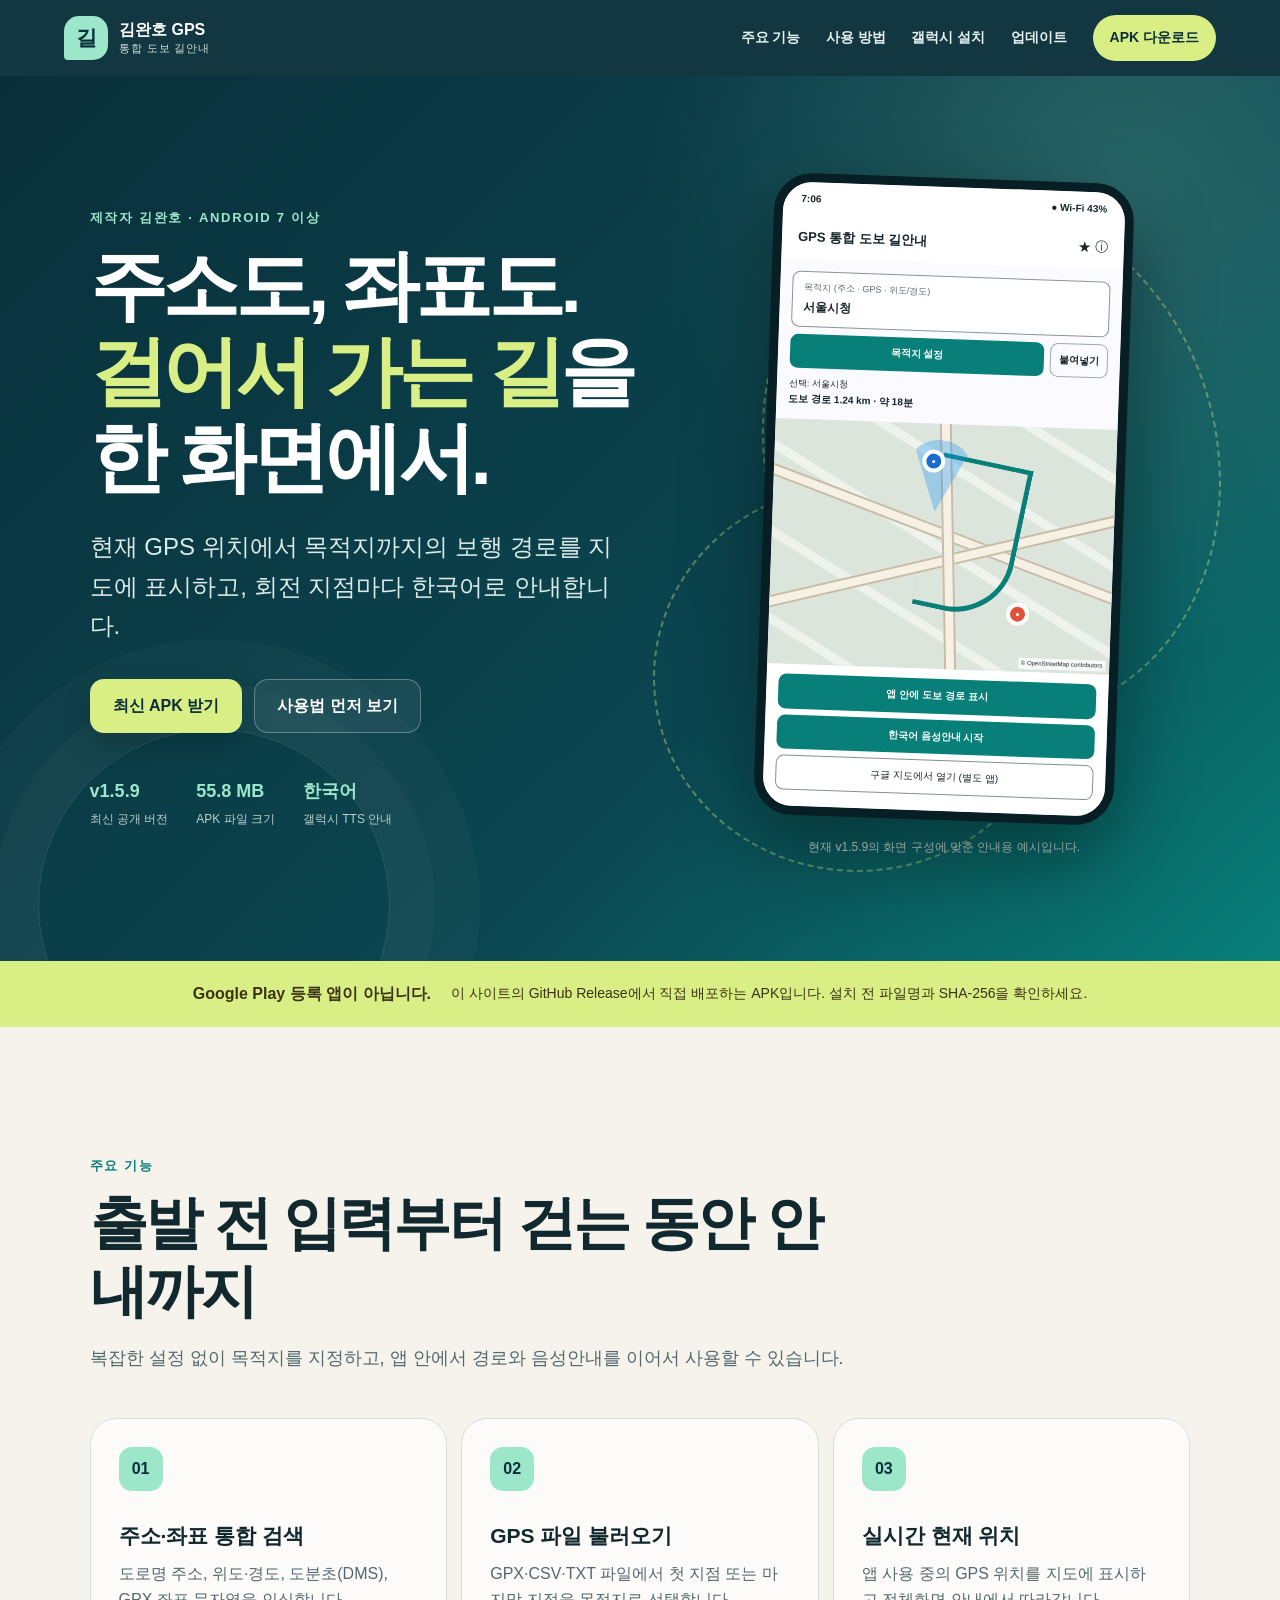
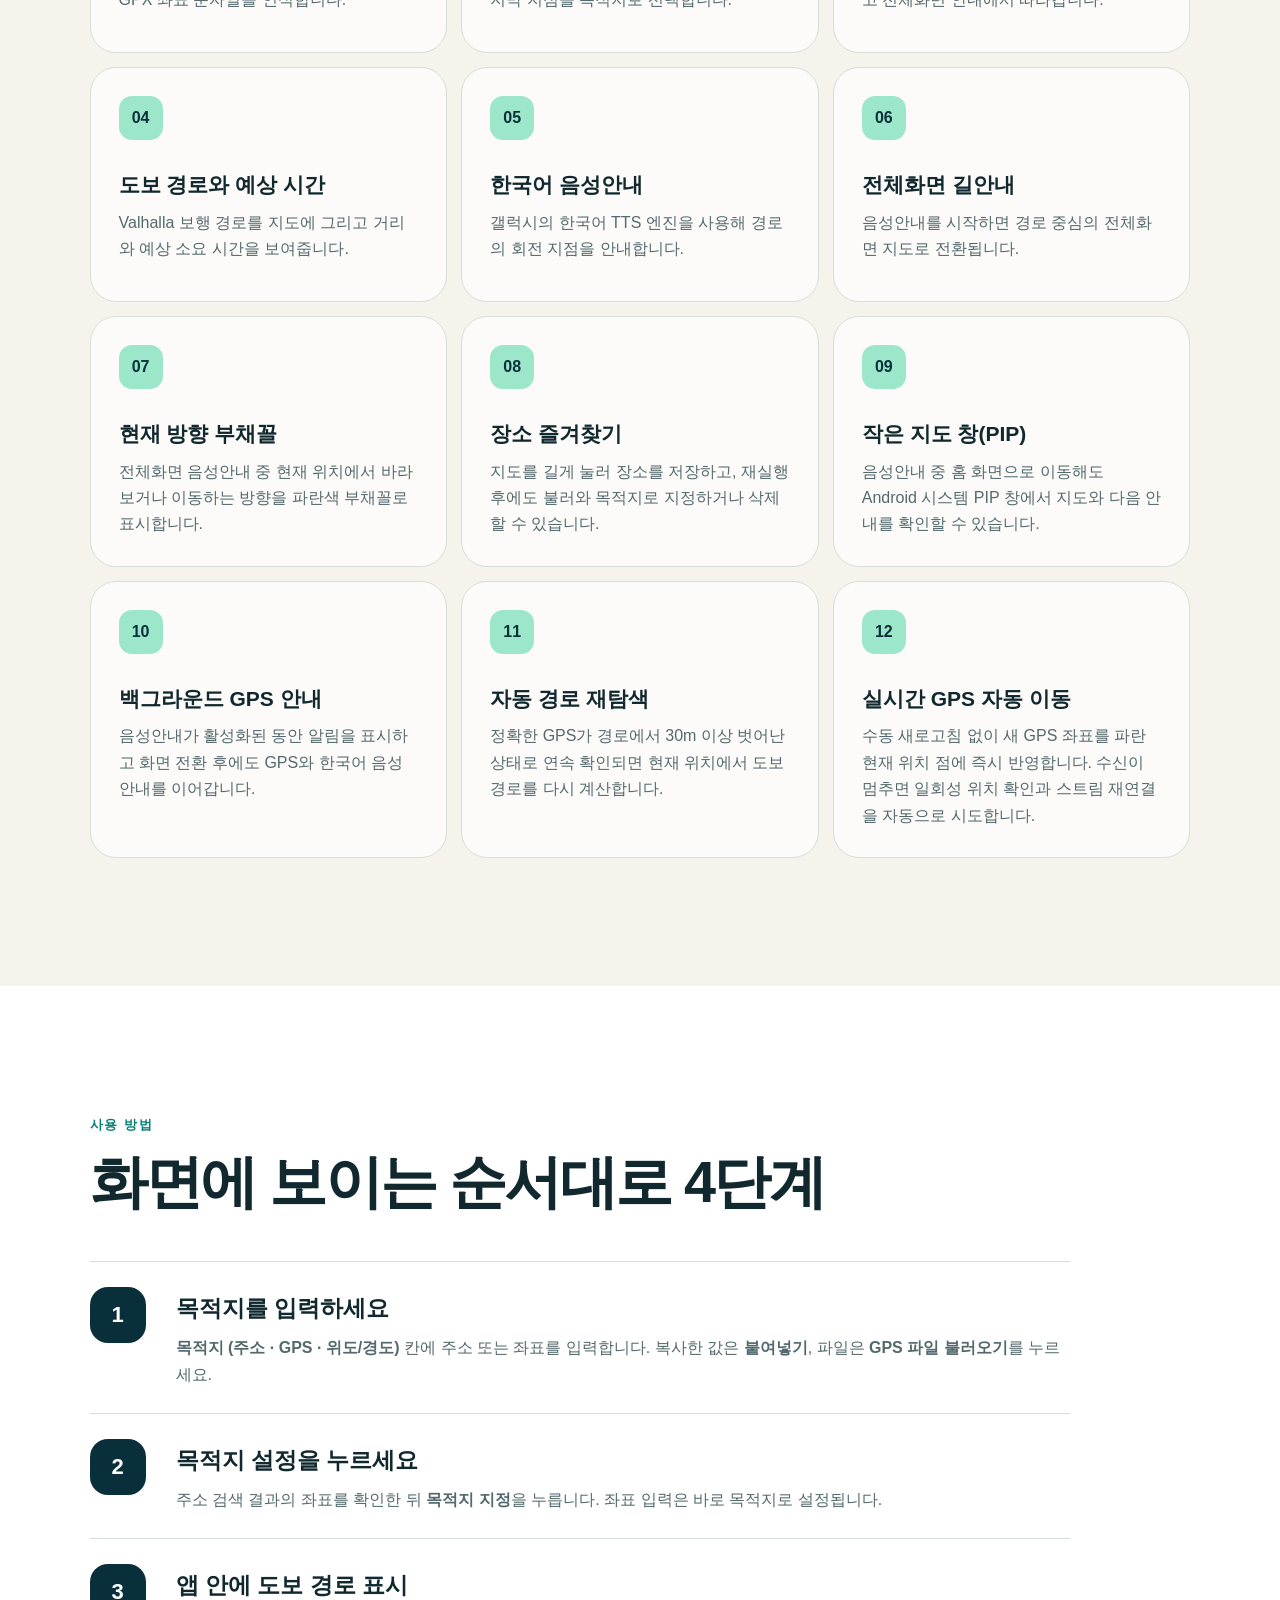
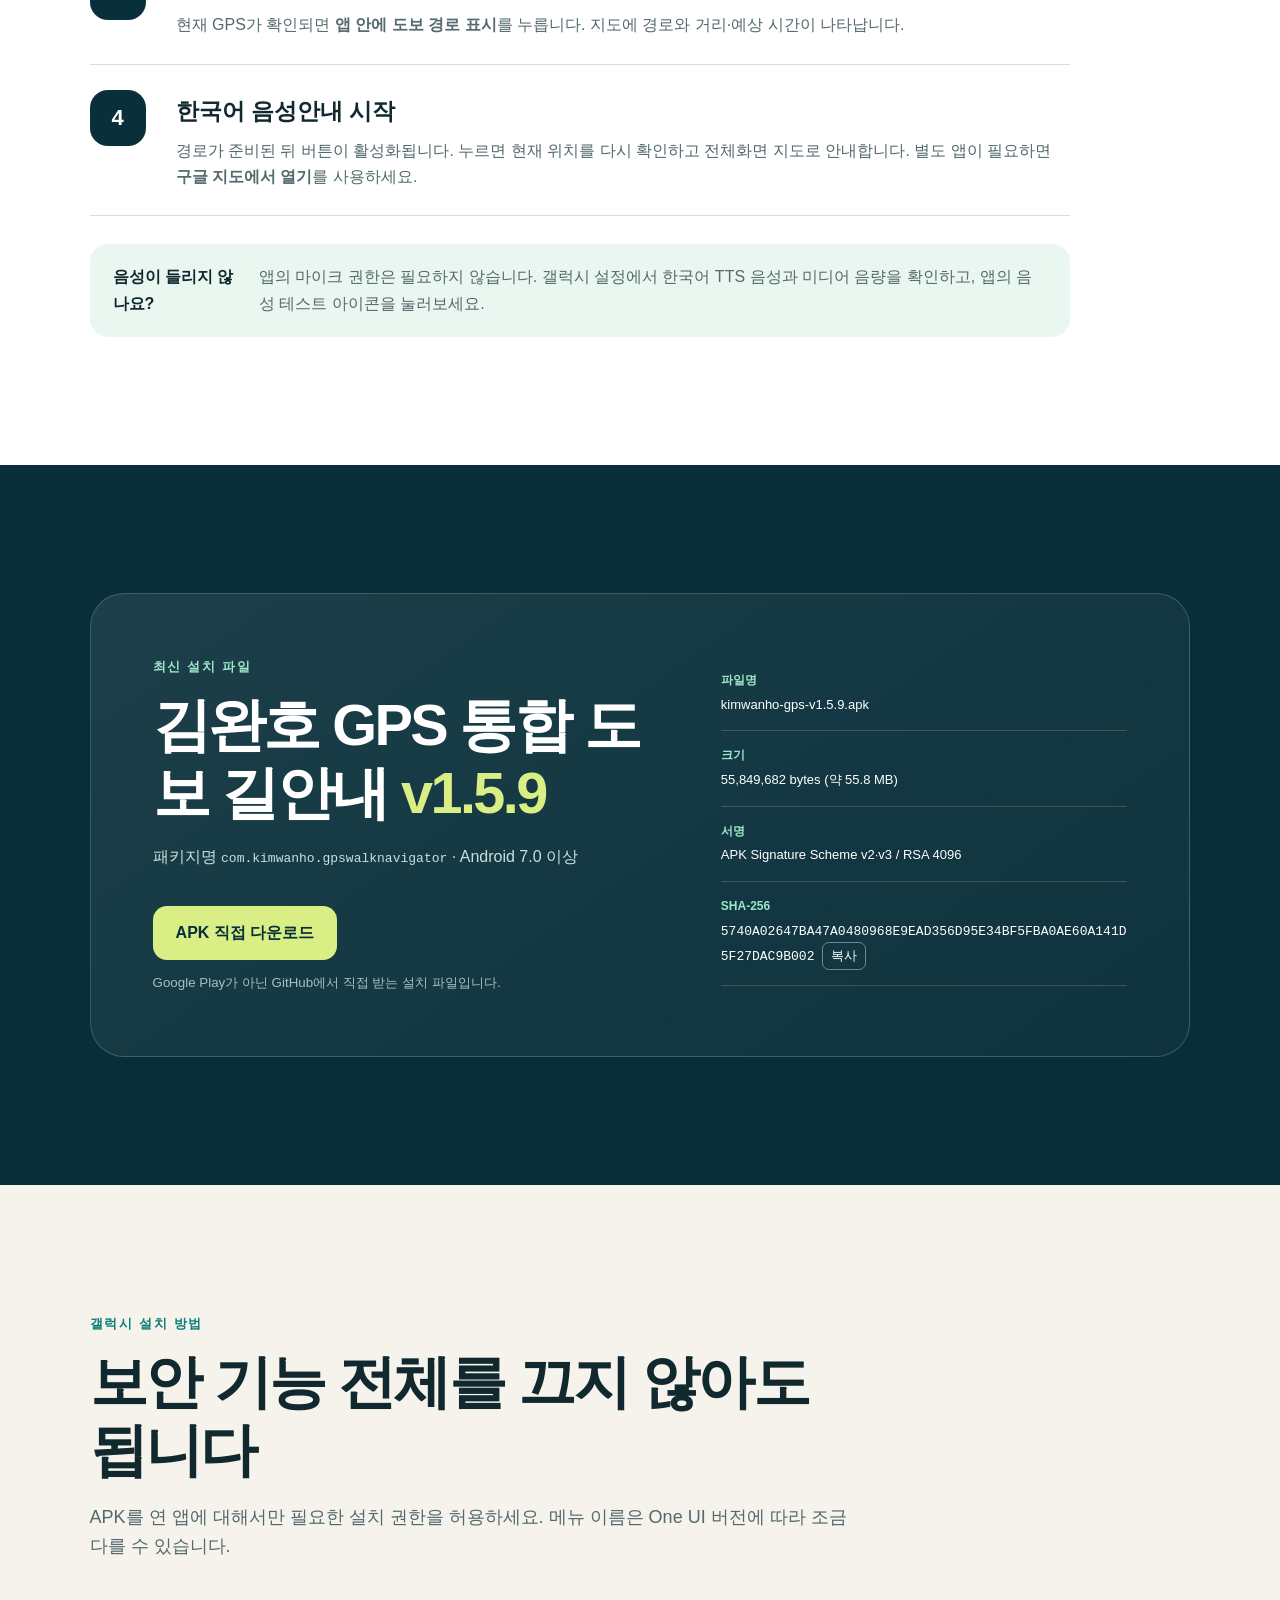
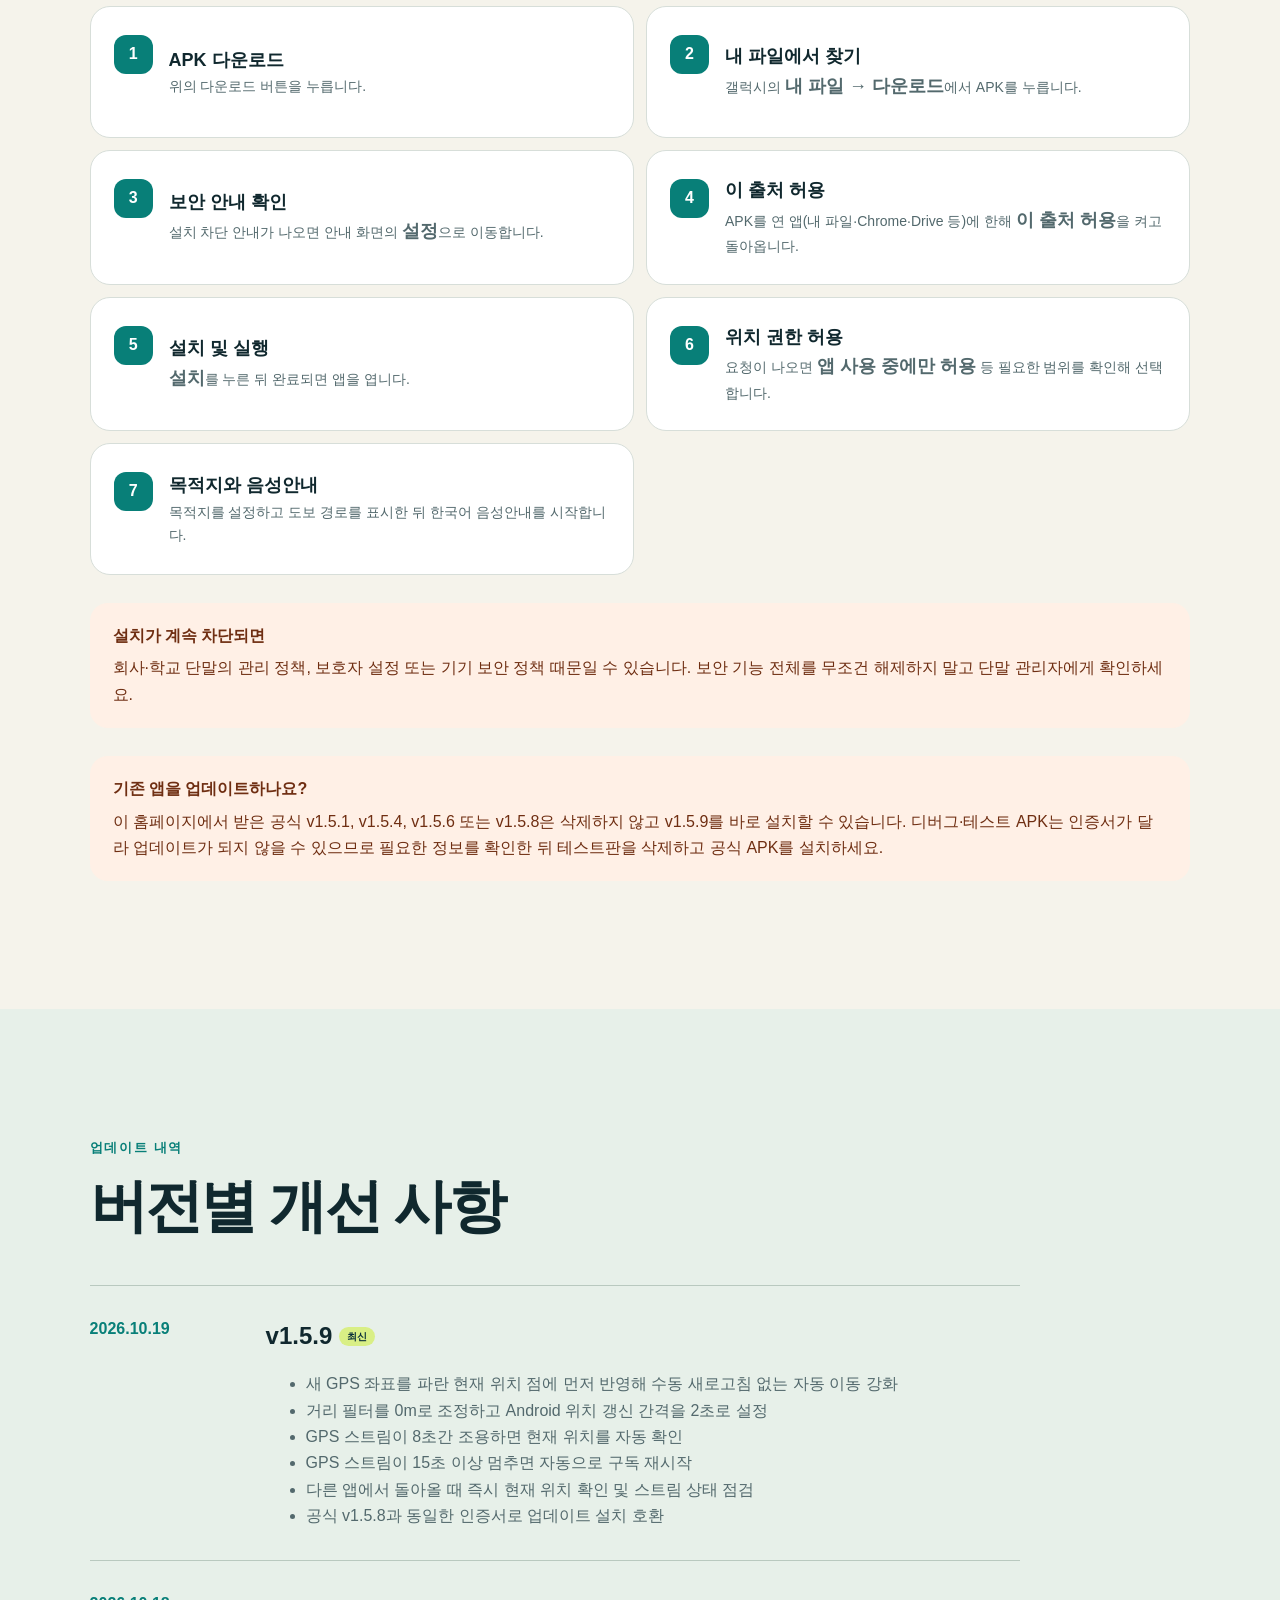
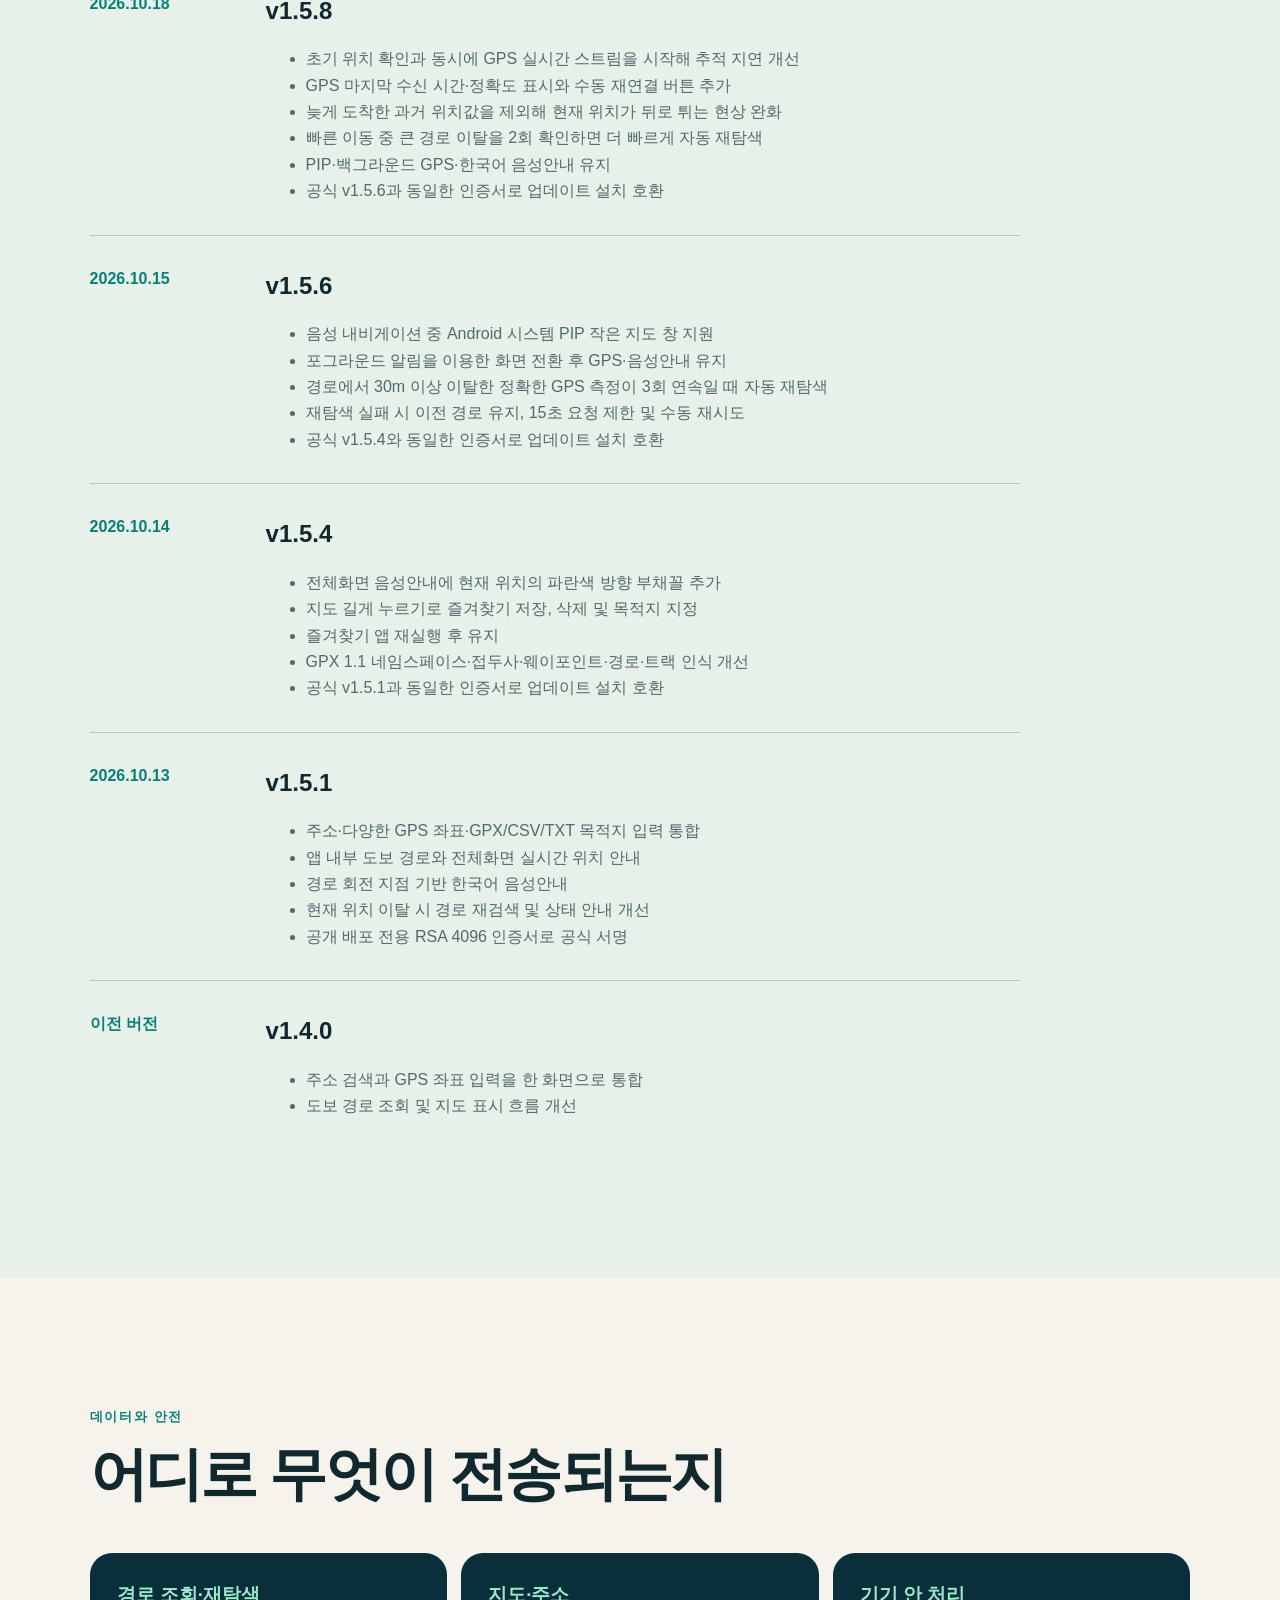
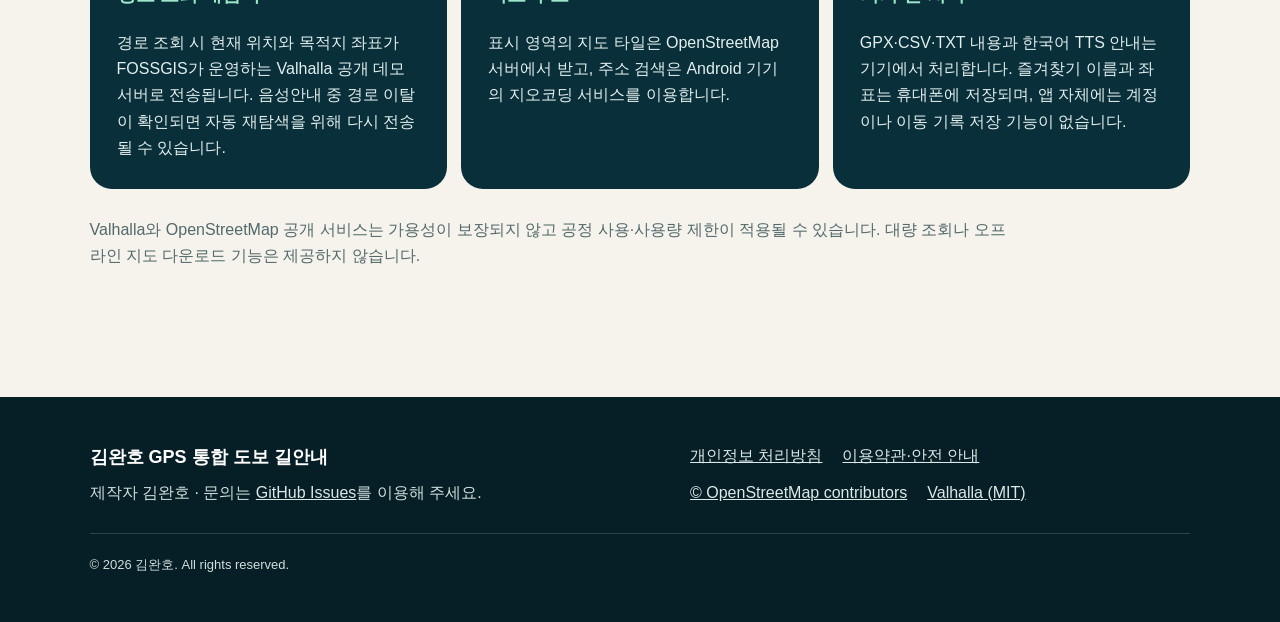
<file: index.html>
<!doctype html>
<html lang="ko">
<head>
  <meta charset="utf-8">
  <meta name="viewport" content="width=device-width, initial-scale=1">
  <meta name="description" content="김완호 GPS 통합 도보 길안내 공식 홈페이지. 주소·GPS 좌표 검색, 실시간 위치, 도보 경로, 한국어 음성안내를 제공합니다.">
  <meta name="theme-color" content="#092f3a">
  <title>김완호 GPS 통합 도보 길안내</title>
  <link rel="stylesheet" href="styles.css">
  <script src="script.js" defer></script>
</head>
<body>
  <a class="skip-link" href="#main">본문으로 바로가기</a>
  <header class="site-header">
    <a class="brand" href="#home" aria-label="홈으로 이동">
      <span class="brand-mark" aria-hidden="true">길</span>
      <span><strong>김완호 GPS</strong><small>통합 도보 길안내</small></span>
    </a>
    <button class="nav-toggle" type="button" aria-expanded="false" aria-controls="site-nav">메뉴</button>
    <nav id="site-nav" class="site-nav" aria-label="주요 메뉴">
      <a href="#features">주요 기능</a>
      <a href="#guide">사용 방법</a>
      <a href="#install">갤럭시 설치</a>
      <a href="#updates">업데이트</a>
      <a class="nav-download" href="#download">APK 다운로드</a>
    </nav>
  </header>

  <main id="main">
    <section id="home" class="hero">
      <div class="hero-copy">
        <p class="eyebrow">제작자 김완호 · Android 7 이상</p>
        <h1>주소도, 좌표도.<br><span>걸어서 가는 길</span>을 한 화면에서.</h1>
        <p class="hero-lead">현재 GPS 위치에서 목적지까지의 보행 경로를 지도에 표시하고, 회전 지점마다 한국어로 안내합니다.</p>
        <div class="hero-actions">
          <a class="button button-primary" href="#download">최신 APK 받기</a>
          <a class="button button-quiet" href="#guide">사용법 먼저 보기</a>
        </div>
        <ul class="hero-facts" aria-label="앱 요약">
          <li><strong>v1.5.9</strong><span>최신 공개 버전</span></li>
          <li><strong>55.8 MB</strong><span>APK 파일 크기</span></li>
          <li><strong>한국어</strong><span>갤럭시 TTS 안내</span></li>
        </ul>
      </div>

      <div class="phone-stage" aria-label="앱 화면 구성 예시">
        <div class="route-line route-a"></div>
        <div class="route-line route-b"></div>
        <div class="phone">
          <div class="phone-top"><span>7:06</span><span>● Wi‑Fi 43%</span></div>
          <div class="app-bar"><strong>GPS 통합 도보 길안내</strong><span>★ ⓘ</span></div>
          <div class="app-content">
            <div class="destination-field"><small>목적지 (주소 · GPS · 위도/경도)</small><b>서울시청</b></div>
            <div class="mini-actions"><span>목적지 설정</span><i>붙여넣기</i></div>
            <p class="selected">선택: 서울시청<br><b>도보 경로 1.24 km · 약 18분</b></p>
          </div>
          <div class="map-mock" aria-hidden="true">
            <span class="map-road road-1"></span><span class="map-road road-2"></span><span class="map-road road-3"></span>
            <span class="map-route"></span><span class="direction-sector"></span><span class="pin start">●</span><span class="pin end">●</span>
            <small>© OpenStreetMap contributors</small>
          </div>
          <div class="app-buttons"><b>앱 안에 도보 경로 표시</b><b>한국어 음성안내 시작</b><span>구글 지도에서 열기 (별도 앱)</span></div>
        </div>
        <p class="mock-caption">현재 v1.5.9의 화면 구성에 맞춘 안내용 예시입니다.</p>
      </div>
    </section>

    <section class="notice-strip" aria-label="중요 안내">
      <strong>Google Play 등록 앱이 아닙니다.</strong>
      <span>이 사이트의 GitHub Release에서 직접 배포하는 APK입니다. 설치 전 파일명과 SHA-256을 확인하세요.</span>
    </section>

    <section id="features" class="section features-section">
      <div class="section-heading">
        <p class="eyebrow">주요 기능</p>
        <h2>출발 전 입력부터 걷는 동안 안내까지</h2>
        <p>복잡한 설정 없이 목적지를 지정하고, 앱 안에서 경로와 음성안내를 이어서 사용할 수 있습니다.</p>
      </div>
      <div class="feature-grid">
        <article><span>01</span><h3>주소·좌표 통합 검색</h3><p>도로명 주소, 위도·경도, 도분초(DMS), GPX 좌표 문자열을 인식합니다.</p></article>
        <article><span>02</span><h3>GPS 파일 불러오기</h3><p>GPX·CSV·TXT 파일에서 첫 지점 또는 마지막 지점을 목적지로 선택합니다.</p></article>
        <article><span>03</span><h3>실시간 현재 위치</h3><p>앱 사용 중의 GPS 위치를 지도에 표시하고 전체화면 안내에서 따라갑니다.</p></article>
        <article><span>04</span><h3>도보 경로와 예상 시간</h3><p>Valhalla 보행 경로를 지도에 그리고 거리와 예상 소요 시간을 보여줍니다.</p></article>
        <article><span>05</span><h3>한국어 음성안내</h3><p>갤럭시의 한국어 TTS 엔진을 사용해 경로의 회전 지점을 안내합니다.</p></article>
        <article><span>06</span><h3>전체화면 길안내</h3><p>음성안내를 시작하면 경로 중심의 전체화면 지도로 전환됩니다.</p></article>
        <article><span>07</span><h3>현재 방향 부채꼴</h3><p>전체화면 음성안내 중 현재 위치에서 바라보거나 이동하는 방향을 파란색 부채꼴로 표시합니다.</p></article>
        <article><span>08</span><h3>장소 즐겨찾기</h3><p>지도를 길게 눌러 장소를 저장하고, 재실행 후에도 불러와 목적지로 지정하거나 삭제할 수 있습니다.</p></article>
        <article><span>09</span><h3>작은 지도 창(PIP)</h3><p>음성안내 중 홈 화면으로 이동해도 Android 시스템 PIP 창에서 지도와 다음 안내를 확인할 수 있습니다.</p></article>
        <article><span>10</span><h3>백그라운드 GPS 안내</h3><p>음성안내가 활성화된 동안 알림을 표시하고 화면 전환 후에도 GPS와 한국어 음성안내를 이어갑니다.</p></article>
        <article><span>11</span><h3>자동 경로 재탐색</h3><p>정확한 GPS가 경로에서 30m 이상 벗어난 상태로 연속 확인되면 현재 위치에서 도보 경로를 다시 계산합니다.</p></article>
        <article><span>12</span><h3>실시간 GPS 자동 이동</h3><p>수동 새로고침 없이 새 GPS 좌표를 파란 현재 위치 점에 즉시 반영합니다. 수신이 멈추면 일회성 위치 확인과 스트림 재연결을 자동으로 시도합니다.</p></article>
      </div>
    </section>

    <section id="guide" class="section guide-section">
      <div class="section-heading">
        <p class="eyebrow">사용 방법</p>
        <h2>화면에 보이는 순서대로 4단계</h2>
      </div>
      <ol class="steps">
        <li><div class="step-number">1</div><div><h3>목적지를 입력하세요</h3><p><b>목적지 (주소 · GPS · 위도/경도)</b> 칸에 주소 또는 좌표를 입력합니다. 복사한 값은 <b>붙여넣기</b>, 파일은 <b>GPS 파일 불러오기</b>를 누르세요.</p></div></li>
        <li><div class="step-number">2</div><div><h3>목적지 설정을 누르세요</h3><p>주소 검색 결과의 좌표를 확인한 뒤 <b>목적지 지정</b>을 누릅니다. 좌표 입력은 바로 목적지로 설정됩니다.</p></div></li>
        <li><div class="step-number">3</div><div><h3>앱 안에 도보 경로 표시</h3><p>현재 GPS가 확인되면 <b>앱 안에 도보 경로 표시</b>를 누릅니다. 지도에 경로와 거리·예상 시간이 나타납니다.</p></div></li>
        <li><div class="step-number">4</div><div><h3>한국어 음성안내 시작</h3><p>경로가 준비된 뒤 버튼이 활성화됩니다. 누르면 현재 위치를 다시 확인하고 전체화면 지도로 안내합니다. 별도 앱이 필요하면 <b>구글 지도에서 열기</b>를 사용하세요.</p></div></li>
      </ol>
      <aside class="tip"><strong>음성이 들리지 않나요?</strong><span>앱의 마이크 권한은 필요하지 않습니다. 갤럭시 설정에서 한국어 TTS 음성과 미디어 음량을 확인하고, 앱의 음성 테스트 아이콘을 눌러보세요.</span></aside>
    </section>

    <section id="download" class="section download-section">
      <div class="download-card">
        <div>
          <p class="eyebrow">최신 설치 파일</p>
          <h2>김완호 GPS 통합 도보 길안내 <span>v1.5.9</span></h2>
          <p>패키지명 <code>com.kimwanho.gpswalknavigator</code> · Android 7.0 이상</p>
          <a class="button button-download" data-download-link href="https://github.com/djwanho/kimwanho-gps/releases/download/v1.5.9/kimwanho-gps-v1.5.9.apk">APK 직접 다운로드</a>
          <small>Google Play가 아닌 GitHub에서 직접 받는 설치 파일입니다.</small>
        </div>
        <dl class="file-info">
          <div><dt>파일명</dt><dd>kimwanho-gps-v1.5.9.apk</dd></div>
          <div><dt>크기</dt><dd>55,849,682 bytes (약 55.8 MB)</dd></div>
          <div><dt>서명</dt><dd>APK Signature Scheme v2·v3 / RSA 4096</dd></div>
          <div><dt>SHA-256</dt><dd><code id="checksum">5740A02647BA47A0480968E9EAD356D95E34BF5FBA0AE60A141D5F27DAC9B002</code><button class="copy-button" type="button" data-copy-checksum>복사</button></dd></div>
        </dl>
      </div>
    </section>

    <section id="install" class="section install-section">
      <div class="section-heading">
        <p class="eyebrow">갤럭시 설치 방법</p>
        <h2>보안 기능 전체를 끄지 않아도 됩니다</h2>
        <p>APK를 연 앱에 대해서만 필요한 설치 권한을 허용하세요. 메뉴 이름은 One UI 버전에 따라 조금 다를 수 있습니다.</p>
      </div>
      <ol class="install-list">
        <li><b>APK 다운로드</b><span>위의 다운로드 버튼을 누릅니다.</span></li>
        <li><b>내 파일에서 찾기</b><span>갤럭시의 <b>내 파일 → 다운로드</b>에서 APK를 누릅니다.</span></li>
        <li><b>보안 안내 확인</b><span>설치 차단 안내가 나오면 안내 화면의 <b>설정</b>으로 이동합니다.</span></li>
        <li><b>이 출처 허용</b><span>APK를 연 앱(내 파일·Chrome·Drive 등)에 한해 <b>이 출처 허용</b>을 켜고 돌아옵니다.</span></li>
        <li><b>설치 및 실행</b><span><b>설치</b>를 누른 뒤 완료되면 앱을 엽니다.</span></li>
        <li><b>위치 권한 허용</b><span>요청이 나오면 <b>앱 사용 중에만 허용</b> 등 필요한 범위를 확인해 선택합니다.</span></li>
        <li><b>목적지와 음성안내</b><span>목적지를 설정하고 도보 경로를 표시한 뒤 한국어 음성안내를 시작합니다.</span></li>
      </ol>
      <aside class="warning"><strong>설치가 계속 차단되면</strong><p>회사·학교 단말의 관리 정책, 보호자 설정 또는 기기 보안 정책 때문일 수 있습니다. 보안 기능 전체를 무조건 해제하지 말고 단말 관리자에게 확인하세요.</p></aside>
      <aside class="warning"><strong>기존 앱을 업데이트하나요?</strong><p>이 홈페이지에서 받은 공식 v1.5.1, v1.5.4, v1.5.6 또는 v1.5.8은 삭제하지 않고 v1.5.9를 바로 설치할 수 있습니다. 디버그·테스트 APK는 인증서가 달라 업데이트가 되지 않을 수 있으므로 필요한 정보를 확인한 뒤 테스트판을 삭제하고 공식 APK를 설치하세요.</p></aside>
    </section>

    <section id="updates" class="section updates-section">
      <div class="section-heading"><p class="eyebrow">업데이트 내역</p><h2>버전별 개선 사항</h2></div>
      <div class="timeline">
        <article><time datetime="2026-10-19">2026.10.19</time><div><h3>v1.5.9 <span>최신</span></h3><ul><li>새 GPS 좌표를 파란 현재 위치 점에 먼저 반영해 수동 새로고침 없는 자동 이동 강화</li><li>거리 필터를 0m로 조정하고 Android 위치 갱신 간격을 2초로 설정</li><li>GPS 스트림이 8초간 조용하면 현재 위치를 자동 확인</li><li>GPS 스트림이 15초 이상 멈추면 자동으로 구독 재시작</li><li>다른 앱에서 돌아올 때 즉시 현재 위치 확인 및 스트림 상태 점검</li><li>공식 v1.5.8과 동일한 인증서로 업데이트 설치 호환</li></ul></div></article>
        <article><time datetime="2026-10-18">2026.10.18</time><div><h3>v1.5.8</h3><ul><li>초기 위치 확인과 동시에 GPS 실시간 스트림을 시작해 추적 지연 개선</li><li>GPS 마지막 수신 시간·정확도 표시와 수동 재연결 버튼 추가</li><li>늦게 도착한 과거 위치값을 제외해 현재 위치가 뒤로 튀는 현상 완화</li><li>빠른 이동 중 큰 경로 이탈을 2회 확인하면 더 빠르게 자동 재탐색</li><li>PIP·백그라운드 GPS·한국어 음성안내 유지</li><li>공식 v1.5.6과 동일한 인증서로 업데이트 설치 호환</li></ul></div></article>
        <article><time datetime="2026-10-15">2026.10.15</time><div><h3>v1.5.6</h3><ul><li>음성 내비게이션 중 Android 시스템 PIP 작은 지도 창 지원</li><li>포그라운드 알림을 이용한 화면 전환 후 GPS·음성안내 유지</li><li>경로에서 30m 이상 이탈한 정확한 GPS 측정이 3회 연속일 때 자동 재탐색</li><li>재탐색 실패 시 이전 경로 유지, 15초 요청 제한 및 수동 재시도</li><li>공식 v1.5.4와 동일한 인증서로 업데이트 설치 호환</li></ul></div></article>
        <article><time datetime="2026-10-14">2026.10.14</time><div><h3>v1.5.4</h3><ul><li>전체화면 음성안내에 현재 위치의 파란색 방향 부채꼴 추가</li><li>지도 길게 누르기로 즐겨찾기 저장, 삭제 및 목적지 지정</li><li>즐겨찾기 앱 재실행 후 유지</li><li>GPX 1.1 네임스페이스·접두사·웨이포인트·경로·트랙 인식 개선</li><li>공식 v1.5.1과 동일한 인증서로 업데이트 설치 호환</li></ul></div></article>
        <article><time datetime="2026-10-13">2026.10.13</time><div><h3>v1.5.1</h3><ul><li>주소·다양한 GPS 좌표·GPX/CSV/TXT 목적지 입력 통합</li><li>앱 내부 도보 경로와 전체화면 실시간 위치 안내</li><li>경로 회전 지점 기반 한국어 음성안내</li><li>현재 위치 이탈 시 경로 재검색 및 상태 안내 개선</li><li>공개 배포 전용 RSA 4096 인증서로 공식 서명</li></ul></div></article>
        <article><time>이전 버전</time><div><h3>v1.4.0</h3><ul><li>주소 검색과 GPS 좌표 입력을 한 화면으로 통합</li><li>도보 경로 조회 및 지도 표시 흐름 개선</li></ul></div></article>
      </div>
    </section>

    <section class="section transparency-section">
      <div class="section-heading"><p class="eyebrow">데이터와 안전</p><h2>어디로 무엇이 전송되는지</h2></div>
      <div class="transparency-grid">
        <article><h3>경로 조회·재탐색</h3><p>경로 조회 시 현재 위치와 목적지 좌표가 FOSSGIS가 운영하는 Valhalla 공개 데모 서버로 전송됩니다. 음성안내 중 경로 이탈이 확인되면 자동 재탐색을 위해 다시 전송될 수 있습니다.</p></article>
        <article><h3>지도·주소</h3><p>표시 영역의 지도 타일은 OpenStreetMap 서버에서 받고, 주소 검색은 Android 기기의 지오코딩 서비스를 이용합니다.</p></article>
        <article><h3>기기 안 처리</h3><p>GPX·CSV·TXT 내용과 한국어 TTS 안내는 기기에서 처리합니다. 즐겨찾기 이름과 좌표는 휴대폰에 저장되며, 앱 자체에는 계정이나 이동 기록 저장 기능이 없습니다.</p></article>
      </div>
      <p class="service-note">Valhalla와 OpenStreetMap 공개 서비스는 가용성이 보장되지 않고 공정 사용·사용량 제한이 적용될 수 있습니다. 대량 조회나 오프라인 지도 다운로드 기능은 제공하지 않습니다.</p>
    </section>
  </main>

  <footer class="site-footer">
    <div><strong>김완호 GPS 통합 도보 길안내</strong><p>제작자 김완호 · 문의는 <a data-issues-link href="https://github.com/djwanho/kimwanho-gps/issues">GitHub Issues</a>를 이용해 주세요.</p></div>
    <nav aria-label="법적 고지"><a href="privacy.html">개인정보 처리방침</a><a href="terms.html">이용약관·안전 안내</a><a href="https://www.openstreetmap.org/copyright">© OpenStreetMap contributors</a><a href="https://github.com/valhalla/valhalla">Valhalla (MIT)</a></nav>
    <p class="copyright">© 2026 김완호. All rights reserved.</p>
  </footer>
</body>
</html>
</file>
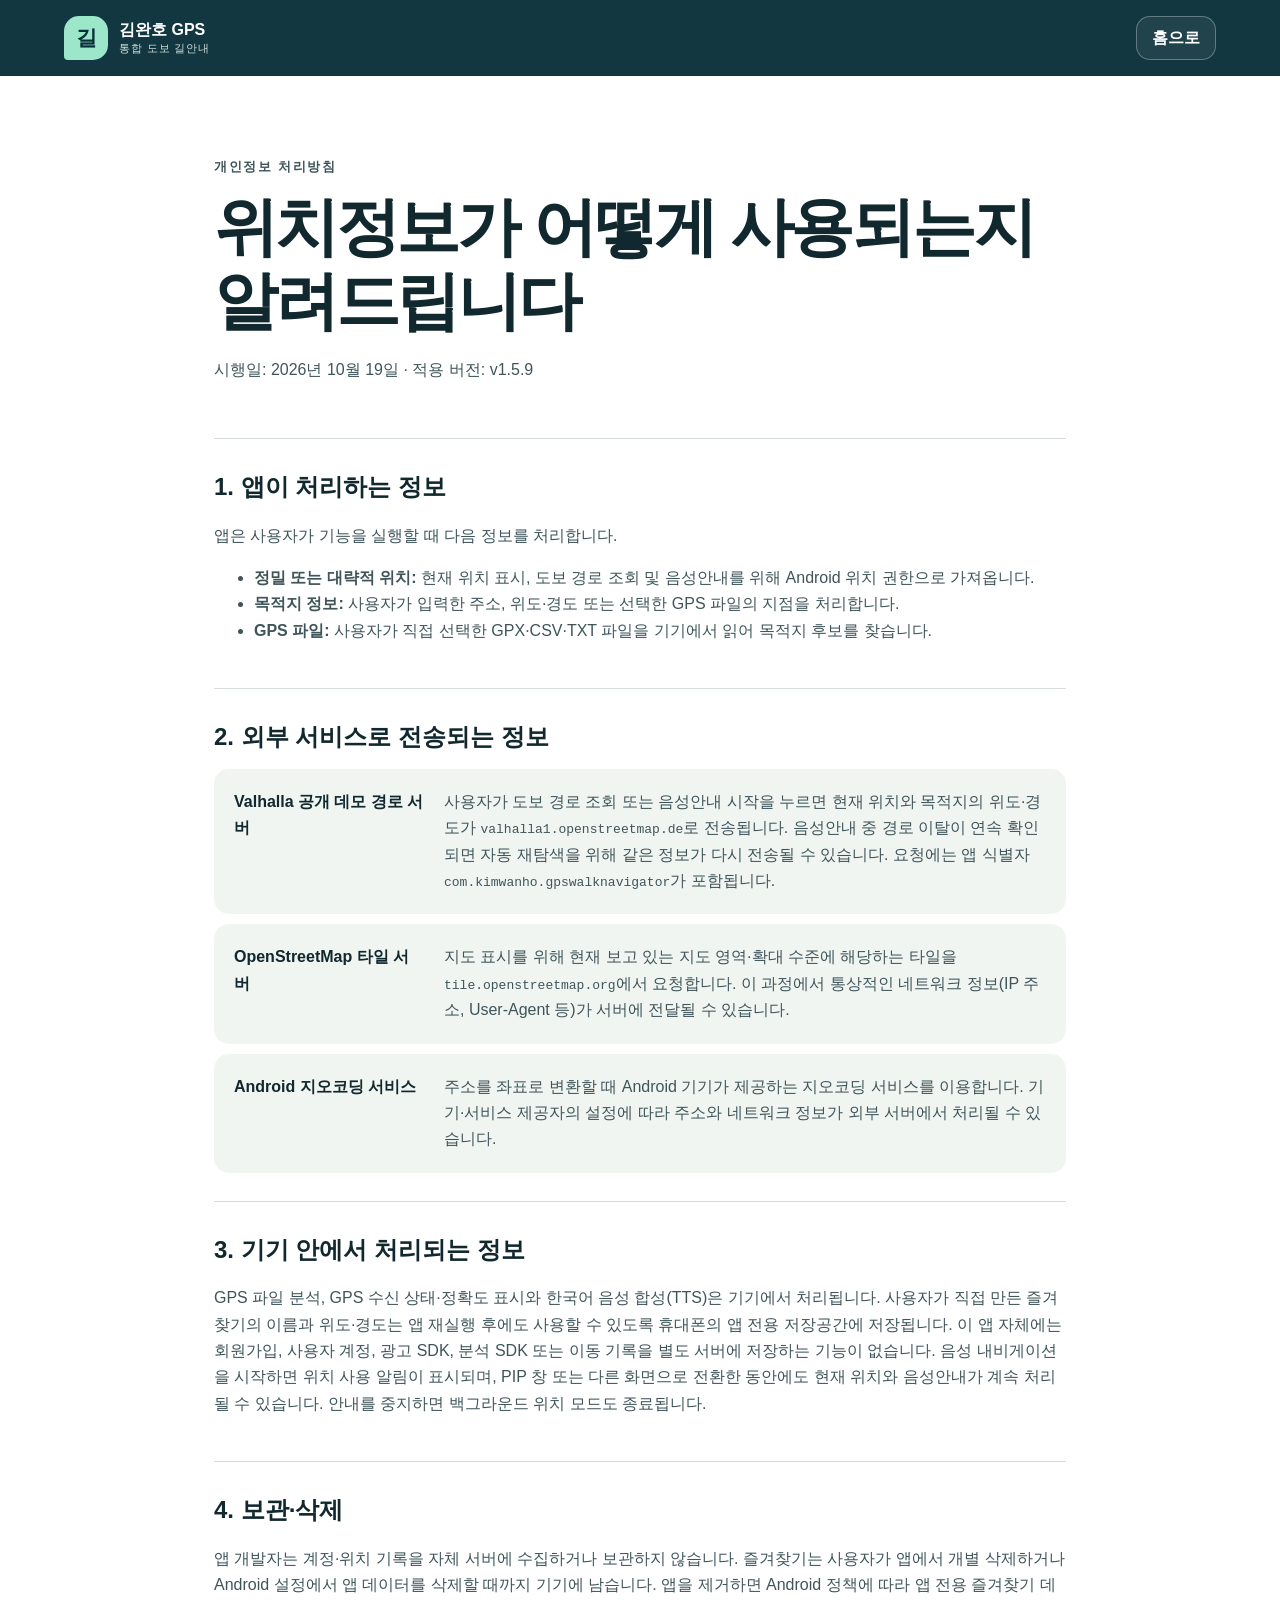
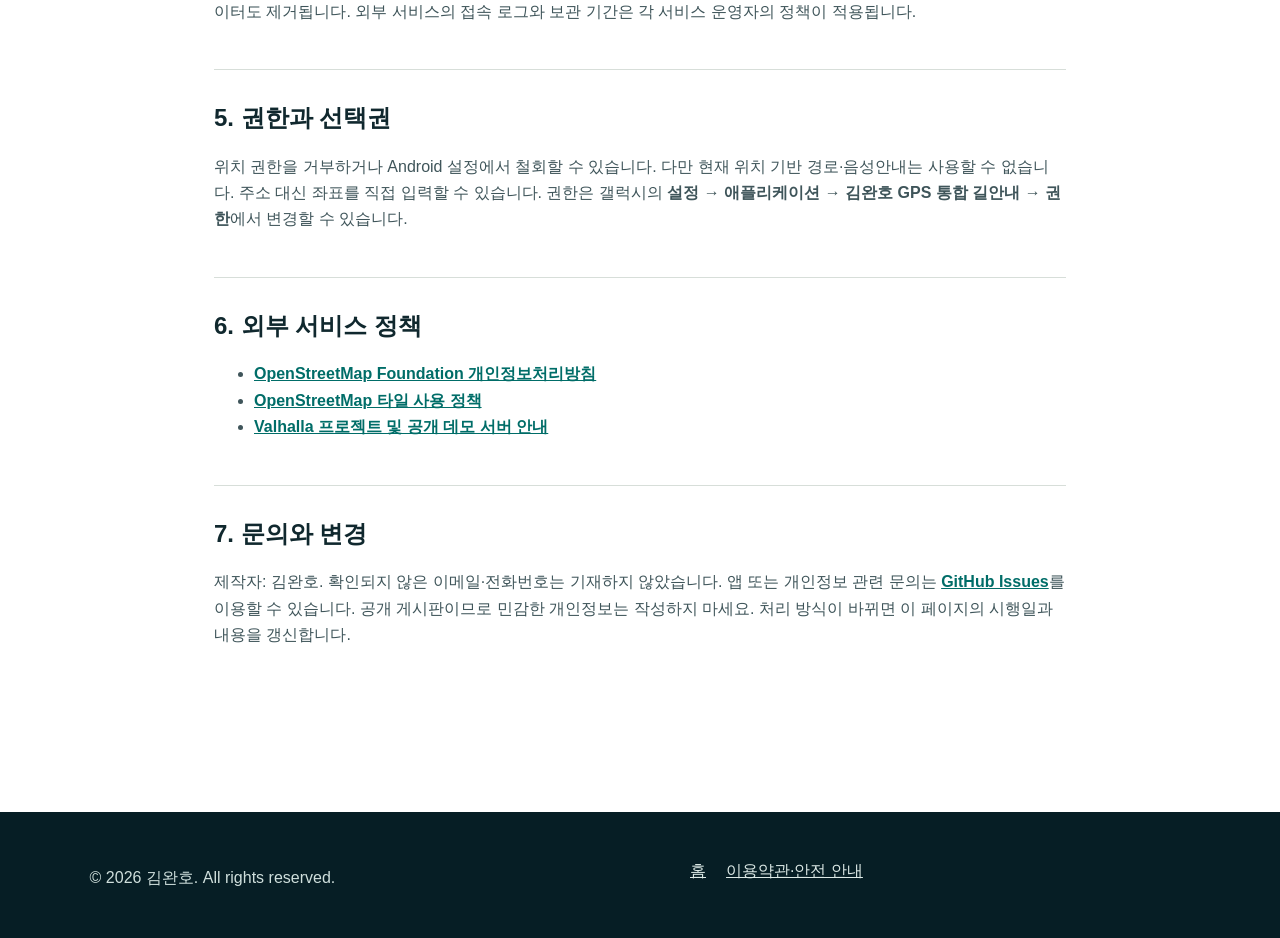
<file: privacy.html>
<!doctype html>
<html lang="ko">
<head><meta charset="utf-8"><meta name="viewport" content="width=device-width, initial-scale=1"><meta name="theme-color" content="#092f3a"><title>개인정보 처리방침 | 김완호 GPS</title><link rel="stylesheet" href="styles.css"></head>
<body class="legal-page">
  <header class="legal-header"><a class="brand" href="index.html"><span class="brand-mark">길</span><span><strong>김완호 GPS</strong><small>통합 도보 길안내</small></span></a><a class="button button-quiet" href="index.html">홈으로</a></header>
  <main class="legal-wrap">
    <p class="eyebrow">개인정보 처리방침</p><h1>위치정보가 어떻게 사용되는지 알려드립니다</h1><p class="legal-date">시행일: 2026년 10월 19일 · 적용 버전: v1.5.9</p>
    <section><h2>1. 앱이 처리하는 정보</h2><p>앱은 사용자가 기능을 실행할 때 다음 정보를 처리합니다.</p><ul><li><b>정밀 또는 대략적 위치:</b> 현재 위치 표시, 도보 경로 조회 및 음성안내를 위해 Android 위치 권한으로 가져옵니다.</li><li><b>목적지 정보:</b> 사용자가 입력한 주소, 위도·경도 또는 선택한 GPS 파일의 지점을 처리합니다.</li><li><b>GPS 파일:</b> 사용자가 직접 선택한 GPX·CSV·TXT 파일을 기기에서 읽어 목적지 후보를 찾습니다.</li></ul></section>
    <section><h2>2. 외부 서비스로 전송되는 정보</h2><div class="legal-table"><div><b>Valhalla 공개 데모 경로 서버</b><span>사용자가 도보 경로 조회 또는 음성안내 시작을 누르면 현재 위치와 목적지의 위도·경도가 <code>valhalla1.openstreetmap.de</code>로 전송됩니다. 음성안내 중 경로 이탈이 연속 확인되면 자동 재탐색을 위해 같은 정보가 다시 전송될 수 있습니다. 요청에는 앱 식별자 <code>com.kimwanho.gpswalknavigator</code>가 포함됩니다.</span></div><div><b>OpenStreetMap 타일 서버</b><span>지도 표시를 위해 현재 보고 있는 지도 영역·확대 수준에 해당하는 타일을 <code>tile.openstreetmap.org</code>에서 요청합니다. 이 과정에서 통상적인 네트워크 정보(IP 주소, User-Agent 등)가 서버에 전달될 수 있습니다.</span></div><div><b>Android 지오코딩 서비스</b><span>주소를 좌표로 변환할 때 Android 기기가 제공하는 지오코딩 서비스를 이용합니다. 기기·서비스 제공자의 설정에 따라 주소와 네트워크 정보가 외부 서버에서 처리될 수 있습니다.</span></div></div></section>
    <section><h2>3. 기기 안에서 처리되는 정보</h2><p>GPS 파일 분석, GPS 수신 상태·정확도 표시와 한국어 음성 합성(TTS)은 기기에서 처리됩니다. 사용자가 직접 만든 즐겨찾기의 이름과 위도·경도는 앱 재실행 후에도 사용할 수 있도록 휴대폰의 앱 전용 저장공간에 저장됩니다. 이 앱 자체에는 회원가입, 사용자 계정, 광고 SDK, 분석 SDK 또는 이동 기록을 별도 서버에 저장하는 기능이 없습니다. 음성 내비게이션을 시작하면 위치 사용 알림이 표시되며, PIP 창 또는 다른 화면으로 전환한 동안에도 현재 위치와 음성안내가 계속 처리될 수 있습니다. 안내를 중지하면 백그라운드 위치 모드도 종료됩니다.</p></section>
    <section><h2>4. 보관·삭제</h2><p>앱 개발자는 계정·위치 기록을 자체 서버에 수집하거나 보관하지 않습니다. 즐겨찾기는 사용자가 앱에서 개별 삭제하거나 Android 설정에서 앱 데이터를 삭제할 때까지 기기에 남습니다. 앱을 제거하면 Android 정책에 따라 앱 전용 즐겨찾기 데이터도 제거됩니다. 외부 서비스의 접속 로그와 보관 기간은 각 서비스 운영자의 정책이 적용됩니다.</p></section>
    <section><h2>5. 권한과 선택권</h2><p>위치 권한을 거부하거나 Android 설정에서 철회할 수 있습니다. 다만 현재 위치 기반 경로·음성안내는 사용할 수 없습니다. 주소 대신 좌표를 직접 입력할 수 있습니다. 권한은 갤럭시의 <b>설정 → 애플리케이션 → 김완호 GPS 통합 길안내 → 권한</b>에서 변경할 수 있습니다.</p></section>
    <section><h2>6. 외부 서비스 정책</h2><ul><li><a href="https://osmfoundation.org/wiki/Privacy_Policy">OpenStreetMap Foundation 개인정보처리방침</a></li><li><a href="https://operations.osmfoundation.org/policies/tiles/">OpenStreetMap 타일 사용 정책</a></li><li><a href="https://github.com/valhalla/valhalla">Valhalla 프로젝트 및 공개 데모 서버 안내</a></li></ul></section>
    <section><h2>7. 문의와 변경</h2><p>제작자: 김완호. 확인되지 않은 이메일·전화번호는 기재하지 않았습니다. 앱 또는 개인정보 관련 문의는 <a data-issues-link href="https://github.com/djwanho/kimwanho-gps/issues">GitHub Issues</a>를 이용할 수 있습니다. 공개 게시판이므로 민감한 개인정보는 작성하지 마세요. 처리 방식이 바뀌면 이 페이지의 시행일과 내용을 갱신합니다.</p></section>
  </main>
  <footer class="site-footer"><p>© 2026 김완호. All rights reserved.</p><nav><a href="index.html">홈</a><a href="terms.html">이용약관·안전 안내</a></nav></footer>
</body></html>
</file>
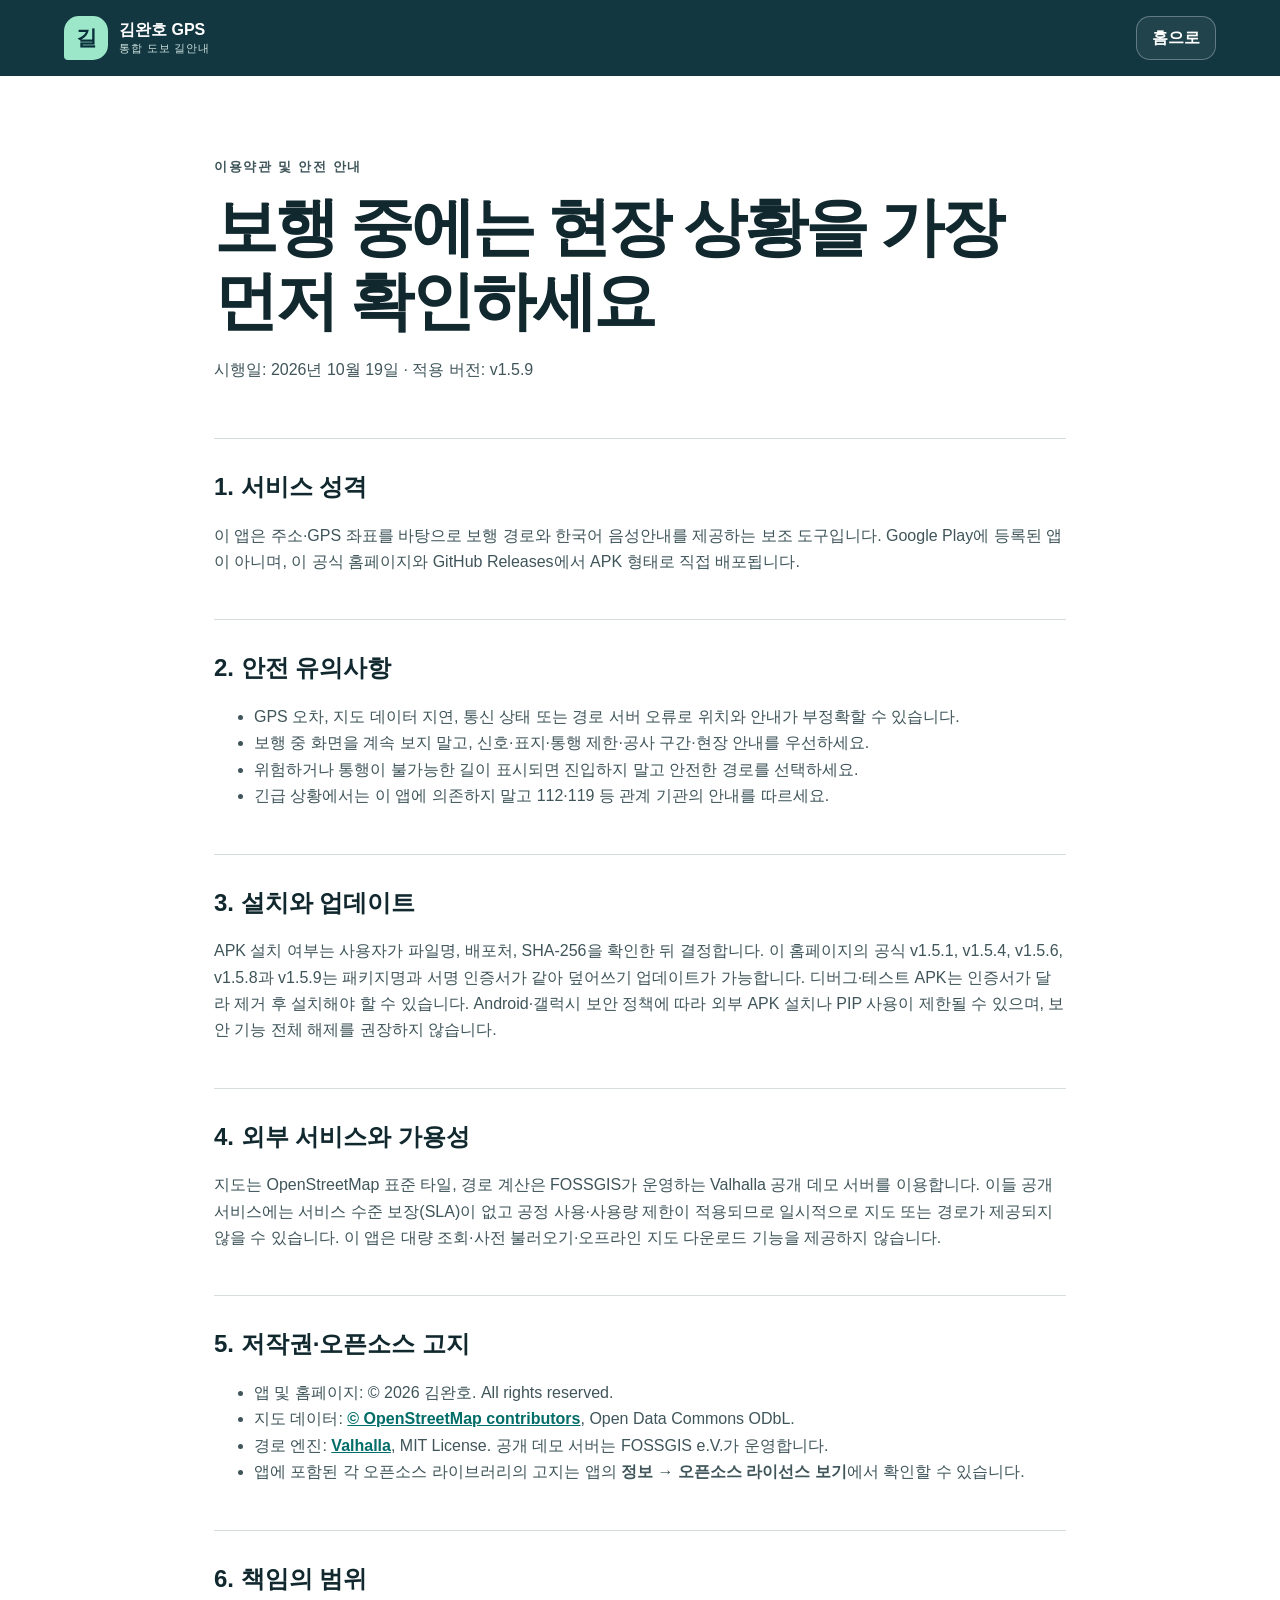
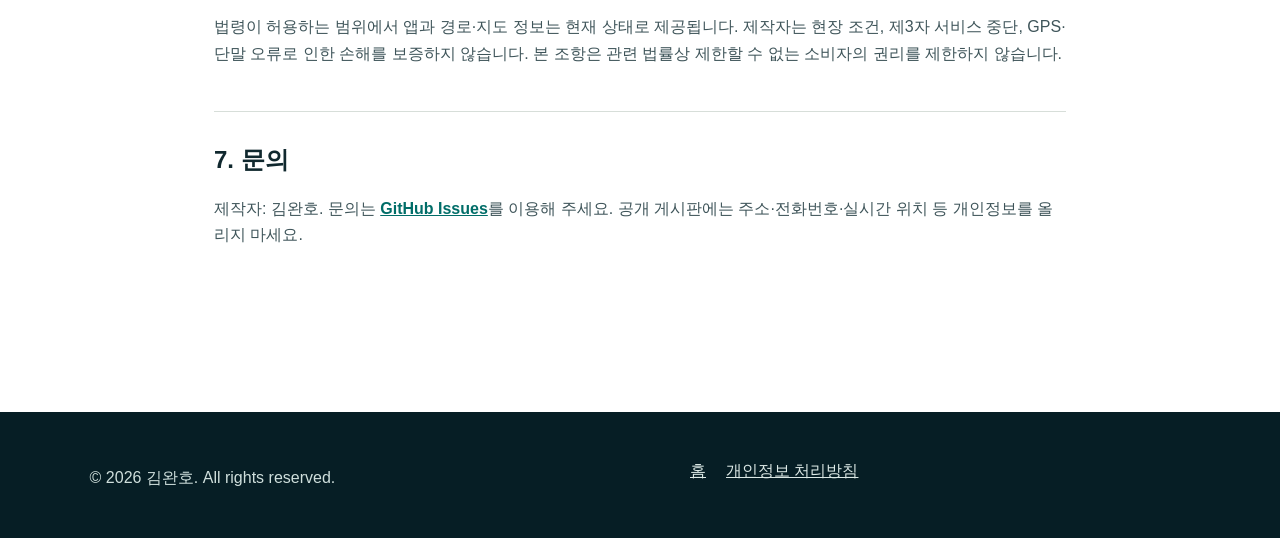
<file: terms.html>
<!doctype html>
<html lang="ko">
<head><meta charset="utf-8"><meta name="viewport" content="width=device-width, initial-scale=1"><meta name="theme-color" content="#092f3a"><title>이용약관·안전 안내 | 김완호 GPS</title><link rel="stylesheet" href="styles.css"></head>
<body class="legal-page">
  <header class="legal-header"><a class="brand" href="index.html"><span class="brand-mark">길</span><span><strong>김완호 GPS</strong><small>통합 도보 길안내</small></span></a><a class="button button-quiet" href="index.html">홈으로</a></header>
  <main class="legal-wrap">
    <p class="eyebrow">이용약관 및 안전 안내</p><h1>보행 중에는 현장 상황을 가장 먼저 확인하세요</h1><p class="legal-date">시행일: 2026년 10월 19일 · 적용 버전: v1.5.9</p>
    <section><h2>1. 서비스 성격</h2><p>이 앱은 주소·GPS 좌표를 바탕으로 보행 경로와 한국어 음성안내를 제공하는 보조 도구입니다. Google Play에 등록된 앱이 아니며, 이 공식 홈페이지와 GitHub Releases에서 APK 형태로 직접 배포됩니다.</p></section>
    <section><h2>2. 안전 유의사항</h2><ul><li>GPS 오차, 지도 데이터 지연, 통신 상태 또는 경로 서버 오류로 위치와 안내가 부정확할 수 있습니다.</li><li>보행 중 화면을 계속 보지 말고, 신호·표지·통행 제한·공사 구간·현장 안내를 우선하세요.</li><li>위험하거나 통행이 불가능한 길이 표시되면 진입하지 말고 안전한 경로를 선택하세요.</li><li>긴급 상황에서는 이 앱에 의존하지 말고 112·119 등 관계 기관의 안내를 따르세요.</li></ul></section>
    <section><h2>3. 설치와 업데이트</h2><p>APK 설치 여부는 사용자가 파일명, 배포처, SHA-256을 확인한 뒤 결정합니다. 이 홈페이지의 공식 v1.5.1, v1.5.4, v1.5.6, v1.5.8과 v1.5.9는 패키지명과 서명 인증서가 같아 덮어쓰기 업데이트가 가능합니다. 디버그·테스트 APK는 인증서가 달라 제거 후 설치해야 할 수 있습니다. Android·갤럭시 보안 정책에 따라 외부 APK 설치나 PIP 사용이 제한될 수 있으며, 보안 기능 전체 해제를 권장하지 않습니다.</p></section>
    <section><h2>4. 외부 서비스와 가용성</h2><p>지도는 OpenStreetMap 표준 타일, 경로 계산은 FOSSGIS가 운영하는 Valhalla 공개 데모 서버를 이용합니다. 이들 공개 서비스에는 서비스 수준 보장(SLA)이 없고 공정 사용·사용량 제한이 적용되므로 일시적으로 지도 또는 경로가 제공되지 않을 수 있습니다. 이 앱은 대량 조회·사전 불러오기·오프라인 지도 다운로드 기능을 제공하지 않습니다.</p></section>
    <section><h2>5. 저작권·오픈소스 고지</h2><ul><li>앱 및 홈페이지: © 2026 김완호. All rights reserved.</li><li>지도 데이터: <a href="https://www.openstreetmap.org/copyright">© OpenStreetMap contributors</a>, Open Data Commons ODbL.</li><li>경로 엔진: <a href="https://github.com/valhalla/valhalla">Valhalla</a>, MIT License. 공개 데모 서버는 FOSSGIS e.V.가 운영합니다.</li><li>앱에 포함된 각 오픈소스 라이브러리의 고지는 앱의 <b>정보 → 오픈소스 라이선스 보기</b>에서 확인할 수 있습니다.</li></ul></section>
    <section><h2>6. 책임의 범위</h2><p>법령이 허용하는 범위에서 앱과 경로·지도 정보는 현재 상태로 제공됩니다. 제작자는 현장 조건, 제3자 서비스 중단, GPS·단말 오류로 인한 손해를 보증하지 않습니다. 본 조항은 관련 법률상 제한할 수 없는 소비자의 권리를 제한하지 않습니다.</p></section>
    <section><h2>7. 문의</h2><p>제작자: 김완호. 문의는 <a data-issues-link href="https://github.com/djwanho/kimwanho-gps/issues">GitHub Issues</a>를 이용해 주세요. 공개 게시판에는 주소·전화번호·실시간 위치 등 개인정보를 올리지 마세요.</p></section>
  </main>
  <footer class="site-footer"><p>© 2026 김완호. All rights reserved.</p><nav><a href="index.html">홈</a><a href="privacy.html">개인정보 처리방침</a></nav></footer>
</body></html>
</file>
<file: styles.css>
:root {
  --ink: #10282e;
  --muted: #53696d;
  --paper: #f5f3eb;
  --panel: #ffffff;
  --deep: #092f3a;
  --teal: #087f78;
  --mint: #9ce7ca;
  --lime: #d9ef85;
  --line: #d7ded9;
  --warning: #8a3c17;
  --radius: 26px;
  --shadow: 0 24px 70px rgba(9, 47, 58, .14);
}

* { box-sizing: border-box; }
html { scroll-behavior: smooth; scroll-padding-top: 88px; }
body { margin: 0; color: var(--ink); background: var(--paper); font-family: Pretendard, "Noto Sans KR", "Apple SD Gothic Neo", "Malgun Gothic", sans-serif; line-height: 1.65; }
a { color: inherit; }
button, a { -webkit-tap-highlight-color: transparent; }
.skip-link { position: fixed; z-index: 1000; top: 8px; left: 8px; padding: 12px 18px; background: #fff; transform: translateY(-160%); }
.skip-link:focus { transform: none; }
:focus-visible { outline: 3px solid #ffb341; outline-offset: 3px; }

.site-header, .legal-header { position: sticky; z-index: 100; top: 0; display: flex; align-items: center; justify-content: space-between; min-height: 76px; padding: 10px clamp(18px, 5vw, 72px); color: #fff; background: rgba(9, 47, 58, .96); backdrop-filter: blur(14px); }
.brand { display: inline-flex; align-items: center; gap: 11px; color: inherit; text-decoration: none; line-height: 1.08; }
.brand-mark { display: grid; width: 44px; height: 44px; place-items: center; border-radius: 15px 15px 15px 4px; color: var(--deep); background: var(--mint); font-size: 21px; font-weight: 900; }
.brand strong, .brand small { display: block; }
.brand strong { font-size: 16px; }
.brand small { margin-top: 5px; color: #cde0dc; font-size: 11px; letter-spacing: .08em; }
.site-nav { display: flex; align-items: center; gap: clamp(12px, 2vw, 28px); }
.site-nav a { color: #e5f1ee; text-decoration: none; font-size: 14px; font-weight: 700; }
.site-nav a:hover { color: var(--mint); }
.site-nav .nav-download { padding: 11px 17px; border-radius: 999px; color: var(--deep); background: var(--lime); }
.nav-toggle { display: none; border: 1px solid #638088; border-radius: 10px; padding: 9px 12px; color: #fff; background: transparent; font: inherit; font-weight: 800; }

.hero { position: relative; display: grid; grid-template-columns: minmax(0, 1.05fr) minmax(330px, .95fr); gap: clamp(32px, 5vw, 86px); align-items: center; min-height: 720px; overflow: hidden; padding: clamp(68px, 8vw, 122px) clamp(20px, 7vw, 110px); color: #fff; background: radial-gradient(circle at 88% 12%, rgba(156, 231, 202, .20), transparent 35%), linear-gradient(135deg, #092f3a 0%, #0b4650 62%, #087f78 100%); }
.hero::before { content: ""; position: absolute; left: 3%; bottom: -120px; width: 350px; height: 350px; border: 1px solid rgba(255,255,255,.12); border-radius: 50%; box-shadow: 0 0 0 45px rgba(255,255,255,.025), 0 0 0 90px rgba(255,255,255,.025); }
.hero-copy { position: relative; z-index: 2; max-width: 760px; }
.eyebrow { margin: 0 0 14px; color: var(--teal); font-size: 13px; font-weight: 900; letter-spacing: .13em; text-transform: uppercase; }
.hero .eyebrow { color: var(--mint); }
.hero h1 { max-width: 760px; margin: 0; font-size: clamp(42px, 6vw, 82px); line-height: 1.12; letter-spacing: -.055em; }
.hero h1 span { color: var(--lime); }
.hero-lead { max-width: 650px; margin: 27px 0 0; color: #dcebe8; font-size: clamp(18px, 2.1vw, 24px); }
.hero-actions { display: flex; flex-wrap: wrap; gap: 12px; margin-top: 33px; }
.button { display: inline-flex; min-height: 50px; align-items: center; justify-content: center; padding: 13px 22px; border: 1px solid transparent; border-radius: 14px; text-decoration: none; font-weight: 900; }
.button-primary { color: var(--deep); background: var(--lime); box-shadow: 0 12px 28px rgba(0,0,0,.18); }
.button-quiet { color: inherit; border-color: rgba(255,255,255,.3); background: rgba(255,255,255,.06); }
.hero-facts { display: flex; gap: 28px; margin: 44px 0 0; padding: 0; list-style: none; }
.hero-facts li { display: grid; gap: 3px; }
.hero-facts strong { color: var(--mint); font-size: 18px; }
.hero-facts span { color: #bcd0cd; font-size: 12px; }

.phone-stage { position: relative; z-index: 1; width: min(100%, 470px); margin: 0 auto; }
.phone { position: relative; z-index: 2; overflow: hidden; width: min(100%, 360px); margin: 0 auto; border: 9px solid #071e24; border-radius: 38px; color: #17252a; background: #f8f7ff; box-shadow: 0 34px 80px rgba(0,0,0,.38); transform: rotate(2deg); }
.phone-top { display: flex; justify-content: space-between; padding: 9px 18px 6px; background: #fff; font-size: 10px; font-weight: 800; }
.app-bar { display: flex; justify-content: space-between; padding: 12px 16px; background: #fff; font-size: 13px; }
.app-content { padding: 12px; background: #fbfaff; }
.destination-field { display: grid; gap: 3px; padding: 8px 11px; border: 1px solid #8b9597; border-radius: 8px; background: #fff; }
.destination-field small { color: #5d696b; font-size: 9px; }
.destination-field b { font-size: 12px; }
.mini-actions { display: grid; grid-template-columns: 1fr auto; gap: 6px; margin-top: 7px; text-align: center; font-size: 10px; font-style: normal; font-weight: 800; }
.mini-actions span, .mini-actions i { padding: 8px; border-radius: 8px; font-style: normal; }
.mini-actions span { color: #fff; background: #087f78; }.mini-actions i { border: 1px solid #a0abac; }
.selected { margin: 8px 0 0; font-size: 9px; }.selected b { font-size: 10px; }
.map-mock { position: relative; height: 245px; overflow: hidden; background: #dce5db; }
.map-mock::before { content: ""; position: absolute; inset: 0; background: repeating-linear-gradient(30deg, transparent 0 34px, rgba(255,255,255,.52) 36px 43px, transparent 45px 75px); }
.map-road { position: absolute; height: 12px; border: 2px solid #c6bca7; background: #f7f1e5; transform-origin: left center; }
.road-1 { top: 38px; left: -20px; width: 410px; transform: rotate(19deg); }.road-2 { top: 180px; left: -10px; width: 390px; transform: rotate(-15deg); }.road-3 { top: -10px; left: 170px; width: 340px; transform: rotate(87deg); }
.map-route { position: absolute; top: 35px; left: 155px; width: 92px; height: 155px; border: 5px solid #087f78; border-left: 0; border-bottom-right-radius: 60px; transform: rotate(10deg); }
.direction-sector { position: absolute; top: 16px; left: 127px; width: 70px; height: 72px; border-radius: 50% 50% 8px 8px; background: rgba(33,150,243,.34); clip-path: polygon(50% 100%, 5% 0, 95% 0); transform: rotate(5deg); transform-origin: 50% 100%; }
.pin { position: absolute; display: grid; width: 23px; height: 23px; place-items: center; border: 4px solid #fff; border-radius: 50%; color: #fff; font-size: 7px; }.pin.start { top: 26px; left: 148px; background: #196dd0; }.pin.end { right: 82px; bottom: 46px; background: #df523a; }
.map-mock small { position: absolute; right: 4px; bottom: 3px; padding: 1px 3px; background: rgba(255,255,255,.8); font-size: 6px; }
.app-buttons { display: grid; gap: 6px; padding: 10px 12px 16px; text-align: center; background: #fff; font-size: 10px; }
.app-buttons b { padding: 9px; border-radius: 8px; color: #fff; background: #087f78; }.app-buttons span { padding: 8px; border: 1px solid #839091; border-radius: 8px; }
.mock-caption { margin: 18px 0 0; color: #bcd0cd; text-align: center; font-size: 12px; }
.route-line { position: absolute; z-index: 0; border: 2px dashed rgba(217,239,133,.38); border-radius: 50%; }.route-a { inset: 2% -8% 20% 12%; transform: rotate(-18deg); }.route-b { inset: 45% 25% -2% -12%; }

.notice-strip { display: flex; gap: 20px; align-items: center; justify-content: center; padding: 20px clamp(18px, 5vw, 70px); color: #3b3214; background: var(--lime); }.notice-strip strong { white-space: nowrap; }.notice-strip span { font-size: 14px; }
.section { padding: clamp(76px, 10vw, 132px) clamp(20px, 7vw, 110px); }
.section-heading { max-width: 780px; margin-bottom: 44px; }
.section-heading h2, .download-card h2 { margin: 0; font-size: clamp(34px, 4.5vw, 58px); line-height: 1.18; letter-spacing: -.045em; }
.section-heading > p:last-child { color: var(--muted); font-size: 18px; }
.feature-grid { display: grid; grid-template-columns: repeat(3, 1fr); gap: 14px; }
.feature-grid article { min-height: 235px; padding: 28px; border: 1px solid var(--line); border-radius: var(--radius); background: rgba(255,255,255,.72); }
.feature-grid span { display: inline-grid; width: 44px; height: 44px; place-items: center; border-radius: 13px; color: var(--deep); background: var(--mint); font-weight: 900; }
.feature-grid h3 { margin: 28px 0 7px; font-size: 21px; }.feature-grid p { margin: 0; color: var(--muted); }
.guide-section { background: #fff; }
.steps { max-width: 980px; margin: 0; padding: 0; list-style: none; counter-reset: guide; }
.steps li { display: grid; grid-template-columns: 64px 1fr; gap: 22px; padding: 25px 0; border-top: 1px solid var(--line); }.steps li:last-child { border-bottom: 1px solid var(--line); }
.step-number { display: grid; width: 56px; height: 56px; place-items: center; border-radius: 18px; color: #fff; background: var(--deep); font-size: 22px; font-weight: 900; }
.steps h3 { margin: 3px 0 7px; font-size: 23px; }.steps p { margin: 0; color: var(--muted); }
.tip, .warning { display: flex; gap: 18px; max-width: 980px; margin-top: 28px; padding: 20px 23px; border-radius: 18px; background: #e9f7f0; }.tip span { color: var(--muted); }

.download-section { color: #fff; background: var(--deep); }
.download-card { display: grid; grid-template-columns: minmax(0, 1fr) minmax(360px, .8fr); gap: 60px; padding: clamp(28px, 5vw, 62px); border: 1px solid rgba(255,255,255,.18); border-radius: 34px; background: linear-gradient(145deg, rgba(255,255,255,.08), rgba(255,255,255,.025)); box-shadow: var(--shadow); }
.download-card .eyebrow { color: var(--mint); }.download-card h2 span { color: var(--lime); }.download-card > div > p { color: #cbe0dc; }.download-card code { overflow-wrap: anywhere; }.button-download { margin: 20px 0 12px; color: var(--deep); background: var(--lime); }.download-card small { display: block; color: #a9c0bd; }
.file-info { margin: 0; }.file-info div { padding: 15px 0; border-bottom: 1px solid rgba(255,255,255,.16); }.file-info dt { color: var(--mint); font-size: 12px; font-weight: 900; }.file-info dd { margin: 3px 0 0; overflow-wrap: anywhere; font-size: 13px; }.copy-button { margin-left: 8px; border: 1px solid #6f8a8f; border-radius: 7px; padding: 4px 8px; color: #fff; background: transparent; }
.install-list { display: grid; grid-template-columns: repeat(2, 1fr); gap: 12px; margin: 0; padding: 0; counter-reset: install; list-style: none; }
.install-list li { position: relative; display: grid; min-height: 132px; align-content: center; padding: 25px 25px 25px 78px; border: 1px solid var(--line); border-radius: 20px; background: #fff; counter-increment: install; }
.install-list li::before { content: counter(install); position: absolute; top: 28px; left: 23px; display: grid; width: 39px; height: 39px; place-items: center; border-radius: 12px; color: #fff; background: var(--teal); font-weight: 900; }.install-list b { font-size: 18px; }.install-list span { color: var(--muted); font-size: 14px; }
.warning { display: block; max-width: none; color: #6f2e12; background: #fff0e6; }.warning p { margin: 6px 0 0; }
.updates-section { background: #e7f0e9; }
.timeline { max-width: 930px; }.timeline article { display: grid; grid-template-columns: 150px 1fr; gap: 26px; padding: 30px 0; border-top: 1px solid #b9c9bf; }.timeline time { color: var(--teal); font-weight: 900; }.timeline h3 { margin: 0; font-size: 24px; }.timeline h3 span { padding: 4px 8px; border-radius: 999px; color: var(--deep); background: var(--lime); font-size: 10px; vertical-align: middle; }.timeline ul { margin-bottom: 0; color: var(--muted); }
.transparency-grid { display: grid; grid-template-columns: repeat(3, 1fr); gap: 14px; }.transparency-grid article { padding: 27px; border-radius: 22px; color: #e3efed; background: var(--deep); }.transparency-grid h3 { margin-top: 0; color: var(--mint); }.transparency-grid p { margin-bottom: 0; }.service-note { max-width: 930px; margin: 28px 0 0; color: var(--muted); }

.site-footer { display: grid; grid-template-columns: 1.1fr 1fr; gap: 20px 50px; padding: 46px clamp(20px, 7vw, 110px); color: #cfdfdc; background: #061e25; }.site-footer strong { color: #fff; font-size: 18px; }.site-footer p { margin: 7px 0 0; }.site-footer nav { display: flex; flex-wrap: wrap; gap: 10px 20px; align-content: start; }.site-footer a { color: #dce9e6; }.copyright { grid-column: 1 / -1; padding-top: 20px; border-top: 1px solid #29454b; font-size: 13px; }

.legal-page { background: #fff; }.legal-header .button-quiet { min-height: 42px; padding: 8px 15px; }.legal-wrap { max-width: 900px; margin: 0 auto; padding: 80px 24px 120px; }.legal-wrap > h1 { margin: 0; font-size: clamp(38px, 6vw, 64px); line-height: 1.15; letter-spacing: -.05em; }.legal-date { margin: 18px 0 55px; color: var(--muted); }.legal-wrap section { padding: 28px 0; border-top: 1px solid var(--line); }.legal-wrap h2 { margin: 0 0 12px; font-size: 24px; }.legal-wrap p, .legal-wrap li { color: #3f555a; }.legal-wrap a { color: #006d68; font-weight: 700; }.legal-table { display: grid; gap: 10px; }.legal-table div { display: grid; grid-template-columns: 190px 1fr; gap: 20px; padding: 20px; border-radius: 15px; background: #f1f5f1; }.legal-table span { color: #3f555a; }

@media (max-width: 900px) {
  .site-header { min-height: 68px; }.nav-toggle { display: block; }.site-nav { position: absolute; top: calc(100% + 1px); right: 14px; left: 14px; display: none; align-items: stretch; padding: 14px; border-radius: 0 0 18px 18px; background: #0b3944; box-shadow: 0 18px 35px rgba(0,0,0,.25); }.site-nav.is-open { display: grid; }.site-nav a { padding: 12px; }.site-nav .nav-download { text-align: center; }
  .hero { grid-template-columns: 1fr; }.hero-copy { max-width: 700px; }.phone-stage { margin-top: 22px; }
  .feature-grid { grid-template-columns: repeat(2, 1fr); }.download-card { grid-template-columns: 1fr; gap: 35px; }.transparency-grid { grid-template-columns: 1fr; }
}

@media (max-width: 620px) {
  html { scroll-padding-top: 68px; }.brand-mark { width: 40px; height: 40px; }.brand strong { font-size: 14px; }
  .hero { min-height: auto; padding-top: 62px; }.hero h1 { font-size: clamp(39px, 12vw, 58px); }.hero-facts { display: grid; grid-template-columns: repeat(3, 1fr); gap: 10px; }.hero-facts span { font-size: 10px; }
  .notice-strip { display: grid; gap: 5px; }.feature-grid { grid-template-columns: 1fr; }.feature-grid article { min-height: auto; }
  .section { padding-right: 18px; padding-left: 18px; }.section-heading h2, .download-card h2 { font-size: 34px; }.section-heading > p:last-child { font-size: 16px; }
  .steps li { grid-template-columns: 48px 1fr; gap: 14px; }.step-number { width: 45px; height: 45px; border-radius: 14px; font-size: 18px; }.steps h3 { font-size: 19px; }
  .tip { display: grid; gap: 5px; }.download-card { padding: 25px 20px; border-radius: 24px; }.file-info dd { font-size: 12px; }.copy-button { display: block; margin: 7px 0 0; }
  .install-list { grid-template-columns: 1fr; }.timeline article { grid-template-columns: 1fr; gap: 4px; }.timeline ul { padding-left: 22px; }
  .site-footer { grid-template-columns: 1fr; }.copyright { grid-column: auto; }.legal-header { padding-right: 14px; padding-left: 14px; }.legal-header .brand small { display: none; }.legal-wrap { padding-top: 55px; }.legal-table div { grid-template-columns: 1fr; gap: 5px; }
}

@media (prefers-reduced-motion: reduce) { html { scroll-behavior: auto; } * { transition: none !important; } }
</file>
